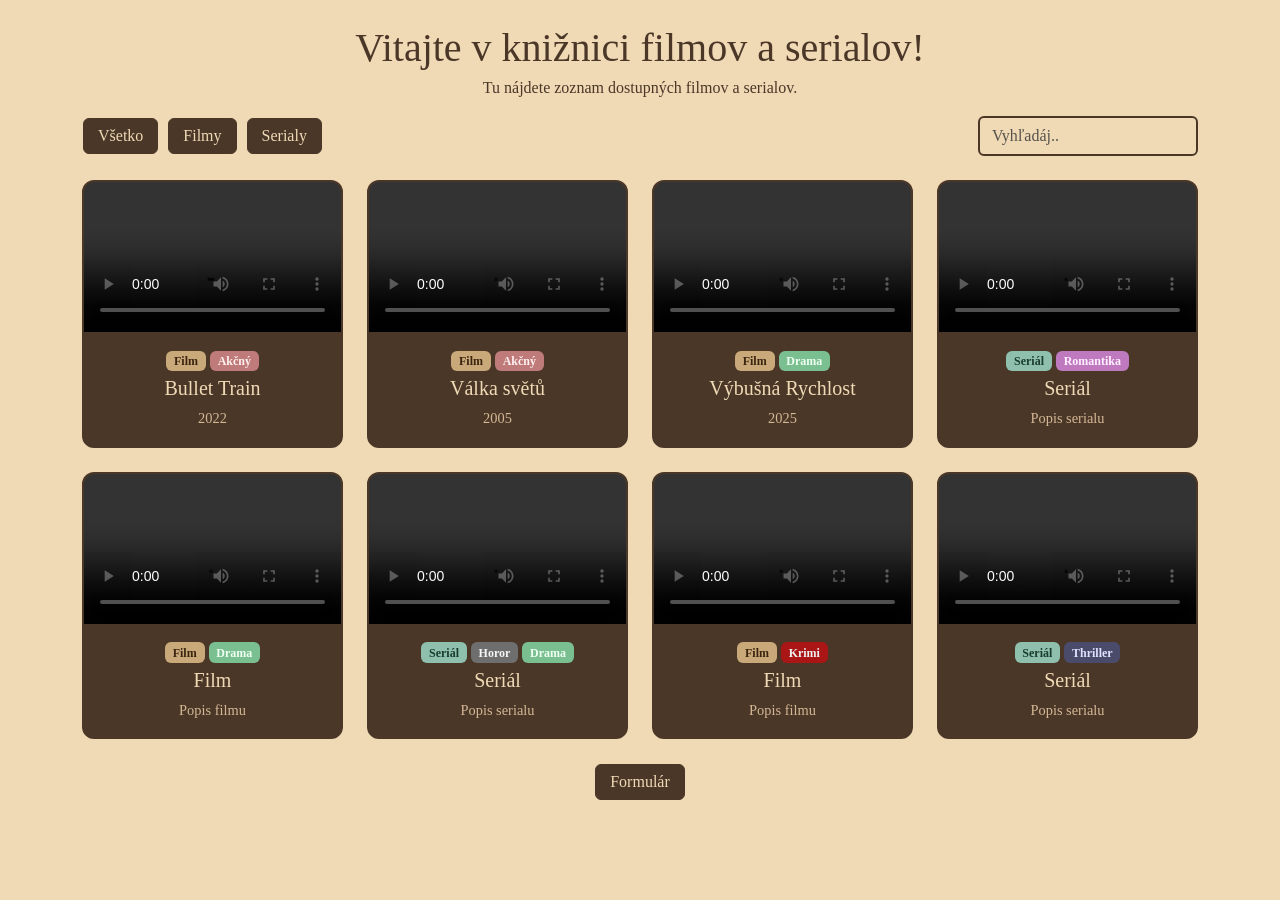
<file: index.html>
<!-- * This is a simple HTML site for a movie/series library -->
<!-- * Comments are generally only in index.html. Other HTML files do not have them unless something needs an explanation and is only found on that page. -->

<!DOCTYPE html>
<html lang="sk">
<head>
    <meta charset="UTF-8">
    <meta name="viewport" content="width=device-width, initial-scale=1.0">
    <title>Knižnica Filmov/Serialov</title>
    <link href="https://cdn.jsdelivr.net/npm/bootstrap@5.3.0/dist/css/bootstrap.min.css" rel="stylesheet">
    <link rel="stylesheet" href="css/style.css">
    <link rel="icon" href="assets/LocalUI.svg">
</head>
<body>
    <div class="container py-4">

        <h1 class="text-center mb-1">Vitajte v knižnici filmov a serialov!</h1>
        <p class="text-center mb-3">Tu nájdete zoznam dostupných filmov a serialov.</p>

        <div class="MainButtons">
            <div class="d-flex gap-2">
                <a href="index.html"><button class="filter-button active-button">Všetko</button></a>    <!-- * Means "All" --> 
                <a href="filmy.html"><button class="filter-button">Filmy</button></a>                   <!-- * Means "Movies" -->
                <a href="serialy.html"><button class="filter-button">Serialy</button></a>               <!-- * Means "Series" -->
            </div>
            <input type="text" class="form-control search-bar" id="search"
                   placeholder="Vyhľadáj.." style="max-width: 220px;"
                   onkeyup="searchItems()">
        </div>

        <div class="row row-cols-2 row-cols-md-4 g-4" id="grid">
            <!-- * Data-Type decides the type of content whenever its movie or serial, data-search contains tags that are hidden on site but still are searchable -->
            <!-- * Few examples are below, original sources been replaced with placeholder.mp4, you can replace them with your own sources -->
            <!-- * "tags" or better said "data-search" are originally in Slovak language you can change them to English or other languages -->
            <!-- * style.css line 95 contains code for badges/tags, you can change them to your own or add new ones -->
            <div class="col item" data-type="movie" data-search="Bullet Train 2022, Brad Pitt, Akčný">
                <div class="card h-100 movie-card">
                    <video class="card-img-top video-holder" controls>
                        <source src="assets/PLACEHOLDER.mp4" type="video/mp4">
                    </video>
                    <div class="card-body">
                        <span class="badge badge-film">Film</span>
                        <span class="badge badge-akcny">Akčný</span>
                        <h5 class="card-title mt-1">Bullet Train</h5>
                        <p class="card-text">2022</p>
                    </div>
                </div>
            </div>

            <div class="col item" data-type="movie" data-search="Válka světů,  Tom Cruise, War of the Worlds, Steven Spielberg, 2005">
                <div class="card h-100 movie-card">
                    <video class="card-img-top video-holder" controls>
                        <source src="assets/PLACEHOLDER.mp4" type="video/mp4">
                    </video>
                    <div class="card-body">
                        <span class="badge badge-film">Film</span>
                        <span class="badge badge-akcny">Akčný</span>
                        <h5 class="card-title mt-1">Válka světů</h5>
                        <p class="card-text">2005</p>
                    </div>
                </div>
            </div>

            <div class="col item" data-type="movie" data-search="Výbušná Rychlost, Bullet Train Explosion, 2025, English, Japanese, Czech, Dubbed, Subtitled">
                <div class="card h-100 movie-card">
                    <video class="card-img-top video-holder" controls>
                        <source src="assets/PLACEHOLDER.mp4" type="video/mp4">
                    </video>
                    <div class="card-body">
                        <span class="badge badge-film">Film</span>
                        <span class="badge badge-drama">Drama</span>
                        <h5 class="card-title mt-1">Výbušná Rychlost</h5>
                        <p class="card-text">2025</p>
                    </div>
                </div>
            </div>

            <div class="col item" data-type="serial" data-search="Seriál, Drama, 2023">
                <div class="card h-100 movie-card">
                    <video class="card-img-top video-holder" controls>
                        <source src="assets/PLACEHOLDER.mp4" type="video/mp4">
                    </video>
                    <div class="card-body">
                        <span class="badge badge-serial">Seriál</span>
                        <span class="badge badge-romantika">Romantika</span>
                        <h5 class="card-title mt-1">Seriál</h5>
                        <p class="card-text">Popis serialu</p>
                    </div>
                </div>
            </div>

            <div class="col item" data-type="movie" data-search="Film, Popis filmu, 2023">
                <div class="card h-100 movie-card">
                    <video class="card-img-top video-holder" controls>
                        <source src="assets/PLACEHOLDER.mp4" type="video/mp4">
                    </video>
                    <div class="card-body">
                        <span class="badge badge-film">Film</span>
                        <span class="badge badge-drama">Drama</span>
                        <h5 class="card-title mt-1">Film</h5>
                        <p class="card-text">Popis filmu</p>
                    </div>
                </div>
            </div>

            <div class="col item" data-type="serial" data-search="Seriál, Drama, 2023">
                <div class="card h-100 movie-card">
                    <video class="card-img-top video-holder" controls>
                        <source src="assets/PLACEHOLDER.mp4" type="video/mp4">
                    </video>
                    <div class="card-body">
                        <span class="badge badge-serial">Seriál</span>
                        <span class="badge badge-horor">Horor</span>
                        <span class="badge badge-drama">Drama</span>
                        <h5 class="card-title mt-1">Seriál</h5>
                        <p class="card-text">Popis serialu</p>
                    </div>
                </div>
            </div>

            <div class="col item" data-type="movie" data-search="Film, Popis filmu, 2023">
                <div class="card h-100 movie-card">
                    <video class="card-img-top video-holder" controls>
                        <source src="assets/PLACEHOLDER.mp4" type="video/mp4">
                    </video>
                    <div class="card-body">
                        <span class="badge badge-film">Film</span>
                        <span class="badge badge-krimi">Krimi</span>
                        <h5 class="card-title mt-1">Film</h5>
                        <p class="card-text">Popis filmu</p>
                    </div>
                </div>
            </div>

            <div class="col item" data-type="serial" data-search="Seriál, Drama, 2023">
                <div class="card h-100 movie-card">
                    <video class="card-img-top video-holder" controls>
                        <source src="assets/PLACEHOLDER.mp4" type="video/mp4">
                    </video>
                    <div class="card-body">
                        <span class="badge badge-serial">Seriál</span>
                        <span class="badge badge-thriller">Thriller</span>
                        <h5 class="card-title mt-1">Seriál</h5>
                        <p class="card-text">Popis serialu</p>
                    </div>
                </div>
            </div>

        </div>

        <div class="text-center mt-4">
            <a href="form.html"><button class="filter-button">Formulár</button></a>
        </div>
        <script src="js/script.js"></script>
    </div>
</body>
</html>
</file>
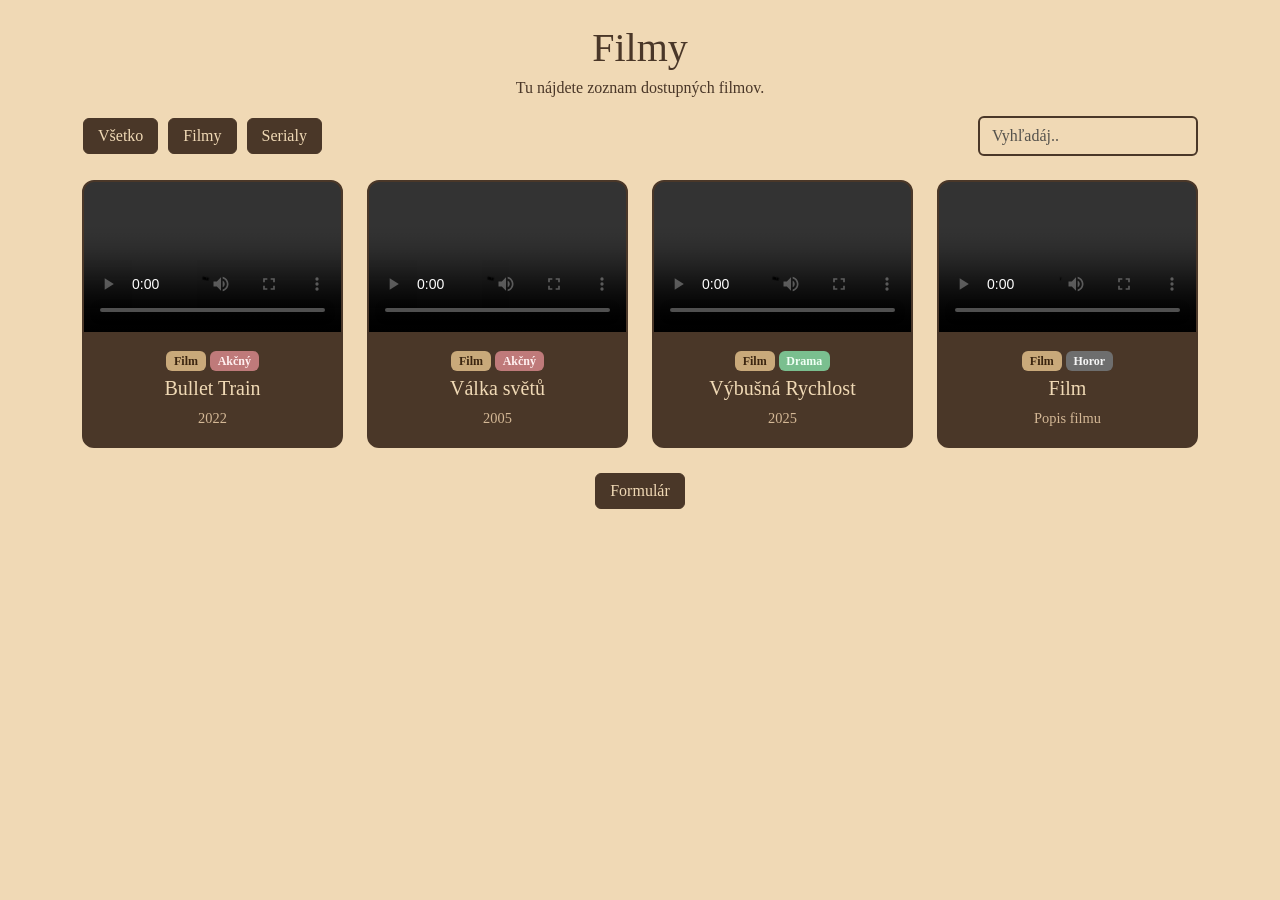
<file: filmy.html>
<!DOCTYPE html>
<html lang="sk">
<head>
    <meta charset="UTF-8">
    <meta name="viewport" content="width=device-width, initial-scale=1.0">
    <title>Filmy</title>
    <link href="https://cdn.jsdelivr.net/npm/bootstrap@5.3.0/dist/css/bootstrap.min.css" rel="stylesheet">
    <link rel="stylesheet" href="css/style.css">
    <link rel="icon" href="assets/LocalUI.svg">
</head>
<body>
    <div class="container py-4">

        <h1 class="text-center mb-1">Filmy</h1>
        <p class="text-center mb-3">Tu nájdete zoznam dostupných filmov.</p>

        <div class="MainButtons">
            <div class="d-flex gap-2">
                <a href="index.html"><button class="filter-button">Všetko</button></a>
                <a href="filmy.html"><button class="filter-button active-button">Filmy</button></a>
                <a href="serialy.html"><button class="filter-button">Serialy</button></a>
            </div>
            <input type="text" class="form-control search-bar" id="search"
                   placeholder="Vyhľadáj.." style="max-width: 220px;"
                   onkeyup="searchItems()">
        </div>

        <div class="row row-cols-2 row-cols-md-4 g-4" id="grid">

            <div class="col item" data-type="movie">
                <div class="card h-100 movie-card">
                    <video class="card-img-top video-holder" controls>
                        <source src="assets/PLACEHOLDER.mp4" type="video/mp4">
                    </video>
                    <div class="card-body">
                        <span class="badge badge-film">Film</span>
                        <span class="badge badge-akcny">Akčný</span>
                        <h5 class="card-title mt-1">Bullet Train</h5>
                        <p class="card-text">2022</p>
                    </div>
                </div>
            </div>

            <div class="col item" data-type="movie">
                <div class="card h-100 movie-card">
                    <video class="card-img-top video-holder" controls>
                        <source src="assets/PLACEHOLDER.mp4" type="video/mp4">
                    </video>
                    <div class="card-body">
                        <span class="badge badge-film">Film</span>
                        <span class="badge badge-akcny">Akčný</span>
                        <h5 class="card-title mt-1">Válka světů</h5>
                        <p class="card-text">2005</p>
                    </div>
                </div>
            </div>

            <div class="col item" data-type="movie">
                <div class="card h-100 movie-card">
                    <video class="card-img-top video-holder" controls>
                        <source src="assets/PLACEHOLDER.mp4" type="video/mp4">
                    </video>
                    <div class="card-body">
                        <span class="badge badge-film">Film</span>
                        <span class="badge badge-drama">Drama</span>
                        <h5 class="card-title mt-1">Výbušná Rychlost</h5>
                        <p class="card-text">2025</p>
                    </div>
                </div>
            </div>

            <div class="col item" data-type="movie">
                <div class="card h-100 movie-card">
                    <video class="card-img-top video-holder" controls>
                        <source src="assets/PLACEHOLDER.mp4" type="video/mp4">
                    </video>
                    <div class="card-body">
                        <span class="badge badge-film">Film</span>
                        <span class="badge badge-horor">Horor</span>
                        <h5 class="card-title mt-1">Film</h5>
                        <p class="card-text">Popis filmu</p>
                    </div>
                </div>
            </div>
        </div>

        <div class="text-center mt-4">
            <a href="form.html"><button class="filter-button">Formulár</button></a>
        </div>
    </div>
    <script src="js/script.js"></script>
</body>
</html>
</file>
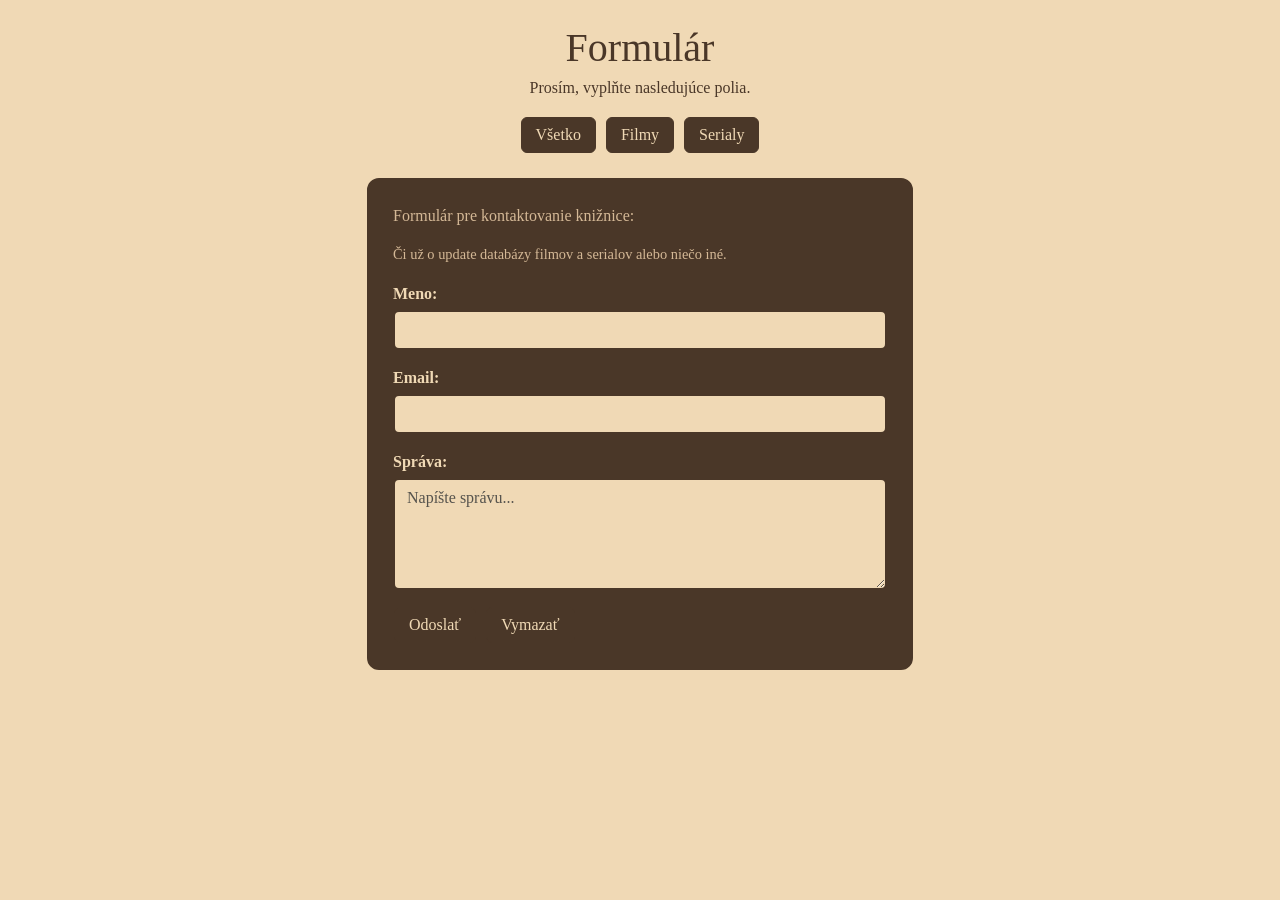
<file: form.html>
<!DOCTYPE html>
<html lang="sk">
<head>
    <meta charset="UTF-8">
    <meta name="viewport" content="width=device-width, initial-scale=1.0">
    <title>Formulár</title>
    <link href="https://cdn.jsdelivr.net/npm/bootstrap@5.3.0/dist/css/bootstrap.min.css" rel="stylesheet">
    <link rel="stylesheet" href="css/style.css">
    <link rel="icon" href="assets/LocalUI.svg">
</head>
<body>
    <div class="container py-4">

        <h1 class="text-center mb-1">Formulár</h1>
        <p class="text-center mb-3">Prosím, vyplňte nasledujúce polia.</p>

        <div class="d-flex justify-content-center gap-2 mb-4">
            <a href="index.html"><button class="filter-button">Všetko</button></a>
            <a href="filmy.html"><button class="filter-button">Filmy</button></a>
            <a href="serialy.html"><button class="filter-button">Serialy</button></a>
        </div>

        <div class="row justify-content-center">
            <div class="col-md-6">
                <div class="card movie-card p-4">

                    <p style="color: #d4b896; font-size: 1em;">Formulár pre kontaktovanie knižnice:</p>
                    <p style="color: #d4b896; font-size: 0.9em;">Či už o update databázy filmov a serialov alebo niečo iné.</p>

                    <form id="Formular">

                        <div class="mb-3">
                            <label for="name" style="color: #f0d9b5; font-weight: bold;">Meno:</label>
                            <input type="text" id="name" name="name" class="form-control search-bar mt-1" required>
                        </div>

                        <div class="mb-3">
                            <label for="email" style="color: #f0d9b5; font-weight: bold;">Email:</label>
                            <input type="email" id="email" name="email" class="form-control search-bar mt-1" required>
                        </div>

                        <div class="mb-3">
                            <label for="message" style="color: #f0d9b5; font-weight: bold;">Správa:</label>
                            <textarea id="message" name="message" rows="4"
                                      class="form-control search-bar mt-1"
                                      placeholder="Napíšte správu..."></textarea>
                        </div>

                        <div class="d-flex gap-2">
                            <input type="submit" value="Odoslať" class="filter-button">
                            <button type="button" id="clearBtn" class="filter-button">Vymazať</button>
                        </div>

                    </form>
                </div>
            </div>
        </div>
    </div>
    <div id="pop">
        <div class="pop-box">
            <p id="popMessage"></p>
            <button onClick="document.getElementById('pop').style.display='none'"
                    class="filter-button">Zavrieť</button>
        </div>
    </div>
    <script src="js/script.js"></script>
</body>
</html>
</file>
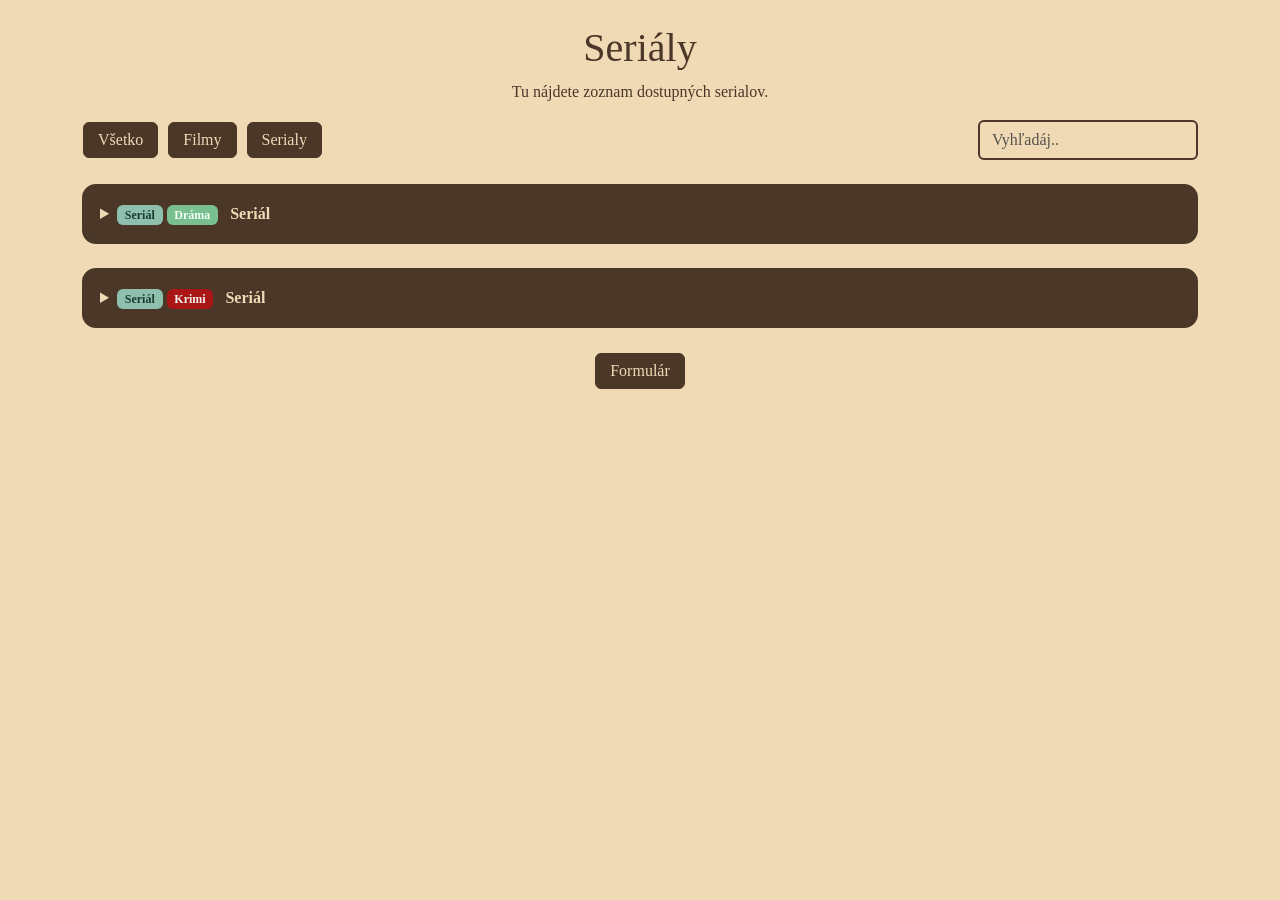
<file: serialy.html>
<!DOCTYPE html>
<html lang="sk">
<head>
    <meta charset="UTF-8">
    <meta name="viewport" content="width=device-width, initial-scale=1.0">
    <title>Serialy</title>
    <link href="https://cdn.jsdelivr.net/npm/bootstrap@5.3.0/dist/css/bootstrap.min.css" rel="stylesheet">
    <link rel="stylesheet" href="css/style.css">
    <link rel="icon" href="assets/LocalUI.svg">
</head>
<body>
    <div class="container py-4">

        <h1 class="text-center">Seriály</h1>
        <p class="text-center">Tu nájdete zoznam dostupných serialov.</p>

        <!--  -->
        <div class="MainButtons">
            <div class="d-flex gap-2">
                <a href="index.html"><button class="filter-button">Všetko</button></a>
                <a href="filmy.html"><button class="filter-button">Filmy</button></a>
                <a href="serialy.html"><button class="filter-button active-button">Serialy</button></a>
            </div>
            <input type="text" class="form-control search-bar" id="search"
                   placeholder="Vyhľadáj.." onkeyup="searchItems()" style="max-width: 220px;">
        </div>

        <!-- Prvý seriál -->
        <details class="serialy-item mb-4">
            <summary class="serial-header p-3">
                <span class="badge badge-serial">Seriál</span>
                <span class="badge badge-drama">Dráma</span>
                <strong class="ms-2">Seriál</strong>
            </summary>
            <div class="serial-body">

                <div class="row row-cols-2 row-cols-md-4 g-3 align-items-stretch">
                    <div class="col d-flex">
                        <div class="card movie-card w-100">
                            <video class="video-holder" controls>
                                <source src="assets/PLACEHOLDER.mp4" type="video/mp4">
                            </video>
                            <div class="card-body">
                                <h5 class="card-title">S01E01 - A new Threat</h5>
                            </div>
                        </div>
                    </div>

                    <div class="col d-flex">
                        <div class="card movie-card w-100">
                            <video class="video-holder" controls>
                                <source src="assets/PLACEHOLDER.mp4" type="video/mp4">
                            </video>
                            <div class="card-body">
                                <h5 class="card-title">S01E02 - Rising Tensions</h5>
                            </div>
                        </div>
                    </div>

                    <div class="col d-flex">
                        <div class="card movie-card w-100">
                            <video class="video-holder" controls>
                                <source src="assets/PLACEHOLDER.mp4" type="video/mp4">
                            </video>
                            <div class="card-body">
                                <h5 class="card-title">S01E03 - Premonition Of Defeat</h5>
                            </div>
                        </div>
                    </div>

                    <div class="col d-flex">
                        <div class="card movie-card w-100">
                            <video class="video-holder" controls>
                                <source src="assets/PLACEHOLDER.mp4" type="video/mp4">
                            </video>
                            <div class="card-body">
                                <h5 class="card-title">S01E04 - Into the Battle!</h5>
                            </div>
                        </div>
                    </div>

                    <div class="col d-flex">
                        <div class="card movie-card w-100">
                            <video class="video-holder" controls>
                                <source src="assets/PLACEHOLDER.mp4" type="video/mp4">
                            </video>
                            <div class="card-body">
                                <h5 class="card-title">S01E05 - The Dogfight</h5>
                            </div>
                        </div>
                    </div>

                </div>
            </div>
        </details>

        <!-- Druhý seriál -->
        <details class="serialy-item mb-4">
            <summary class="serial-header p-3">
                <span class="badge badge-serial">Seriál</span>
                <span class="badge badge-krimi">Krimi</span>
                <strong class="ms-2">Seriál</strong>
            </summary>
            <div class="serial-body">
                <div class="row row-cols-4 g-3 align-items-stretch">

                    <div class="col d-flex">
                        <div class="card movie-card w-100">
                            <video class="video-holder" controls>
                                <source src="assets/PLACEHOLDER.mp4" type="video/mp4">
                            </video>
                            <div class="card-body">
                                <h5 class="card-title">S01E01</h5>
                            </div>
                        </div>
                    </div>

                </div>
            </div>
        </details>
        <div class="text-center mt-4">
            <a href="form.html"><button class="filter-button">Formulár</button></a>
        </div>
        <script src="js/script.js"></script>
    </div>
</body>
</html>
</file>
<file: css/style.css>
html {
    scroll-behavior: smooth;
}
body {
    font-family: Georgia, serif;
    background: #f0d9b5;
    color: #4a3728;
}

h1 {
    font-size: 2.5em;
    color: #4a3728;
}

.MainButtons {
    Display: Flex;
    justify-content: space-between !important;
    align-items: center !important;
    margin-bottom: 1.5rem !important;
    flex-wrap: wrap !important;
    gap: 0.5rem !important;
}

.filter-button {
    padding: 5px 14px; /* * Vyška/Dlžka */
    font-family: Georgia, serif;
    font-size: 1em;
    border: 1px solid #4a3728;
    background: #4a3728;
    color: #f0d9b5;
    margin: 1px;
    border-radius: 6px;
    cursor: pointer;
}

.filter-button:hover {
    background: #2e1f14;
    color: #f0d9b5;
}

.search-bar {
    border: 2px solid #4a3728 !important;
    background: #f0d9b5 !important;
    color: #4a3728 !important;
    font-family: Georgia, serif;
}

.search-bar:focus {
    box-shadow: none !important;
    border-color: #2e1f14 !important;
    background: #e8cfa0 !important;
}

.movie-card {
    border: 2px solid #4a3728;
    border-radius: 12px !important;  /* * Zaobleni rohu karty */
    background: #4a3728;
    color: #f0d9b5;
    overflow: hidden;
}

.movie-card .card-body {
    background: #4a3728;
}

.movie-card .card-title {
    color: #f0d9b5;
    font-family: Georgia, serif;
}

.movie-card .card-text {
    color: #d4b896;
    font-size: 0.9em;
}

.form-button {
    background-color: #4a3728;
    color: #f0d9b5;
}

.item {
    text-align: center;
}

.video-holder {
    width: 100%;
    display: block;
    object-fit: cover;
    height: 150px;
}

.badge-film      { background: #c9a97a; color: #3b2510; }
.badge-serial    { background: #8fbfad; color: #1a3d30; }
.badge-genre     { background: #7a8fbf; color: #f0f4ff; }
.badge-akcny     { background: #bf7a7a; color: #fff0f0; } /* * Akčný means Action */
.badge-drama     { background: #7abf8f; color: #f0fff4; } /* * Drama means Drama */
.badge-romantika { background: #bf7abf; color: #fff0ff; } /* * Romantika means Romance */
.badge-komedia   { background: #bfb77a; color: #fffbf0; } /* * Komedia means Comedy */
.badge-horor     { background: #6e6e6e; color: #f5f5f5; } /* * Horor means Horror */
.badge-thriller  { background: #4a4a6a; color: #e0e0ff; } /* * Thriller */
.badge-krimi     { background: #aa1616; color: #f0f0f0; } /* * Krimi means Crime */   

/* * Serialy Accordion component */

.serialy-item {
    border: 2px solid #4a3728;
    border-radius: 14px;
    background: #4a3728;
    color: #f0d9b5;
    margin-bottom: 20px;
    overflow: hidden;
}

.serialy-accordion-btn {
    background: #4a3728;
    color: #f0d9b5;
    font-family: Georgia, serif;
}

.serial-body {
    background: #f0d9b5;
    padding: 1px;
}

.episode-count {
    font-size: 0.85em;
    color: #d4b896;
}

#pop {
    display: none;
    position: fixed;
    top: 0;
    left: 0;
    width: 100%;
    height: 100%;
    background: rgba(0, 0, 0, 0.5);
    color: #f0d9b5;
    font-family: Georgia, serif;
    align-items: center;
    justify-content: center;
}

.pop-box {
    background: #4a3728;
    color: #f0d9b5;
    font-family: Georgia, serif;
    border: 2px solid #c9a97a;
    border-radius: 12px;
    padding: 30px;
    text-align: center;
    max-width: 400px;
    width: 90%;
}
</file>
